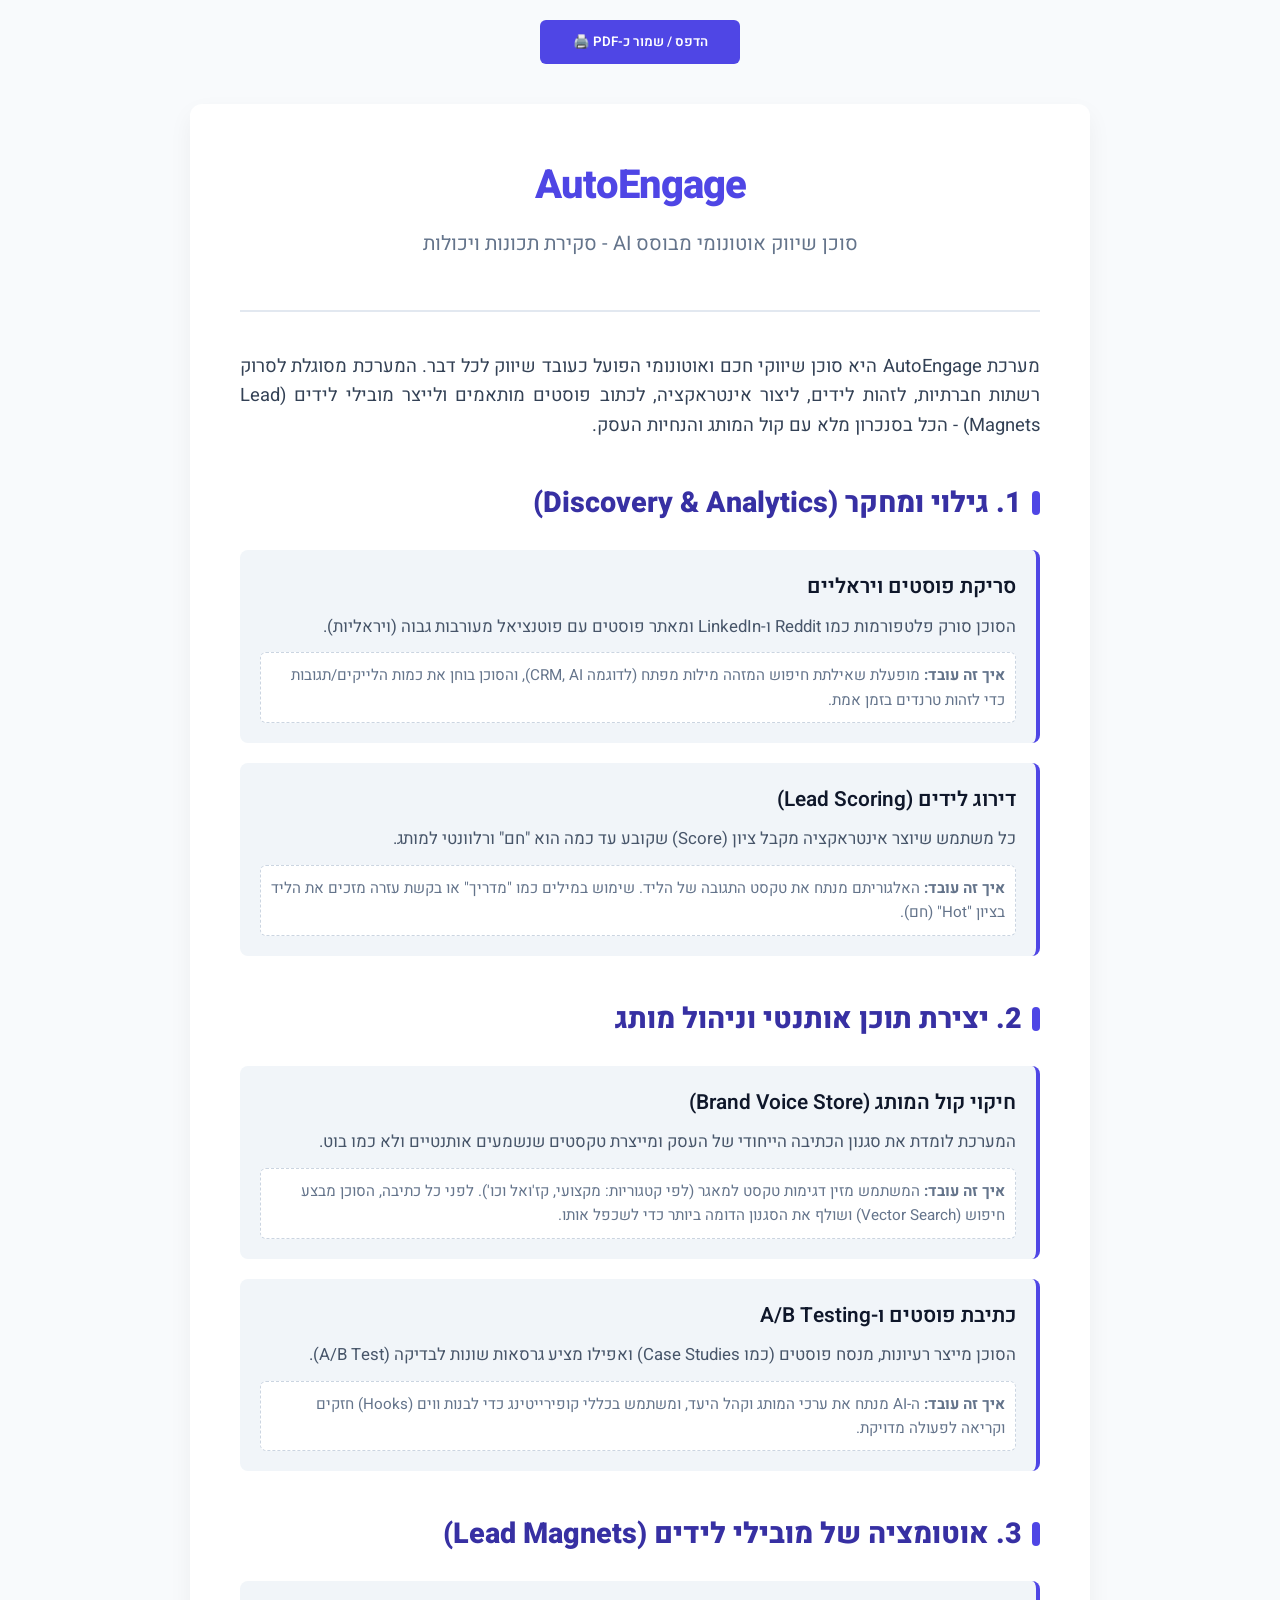
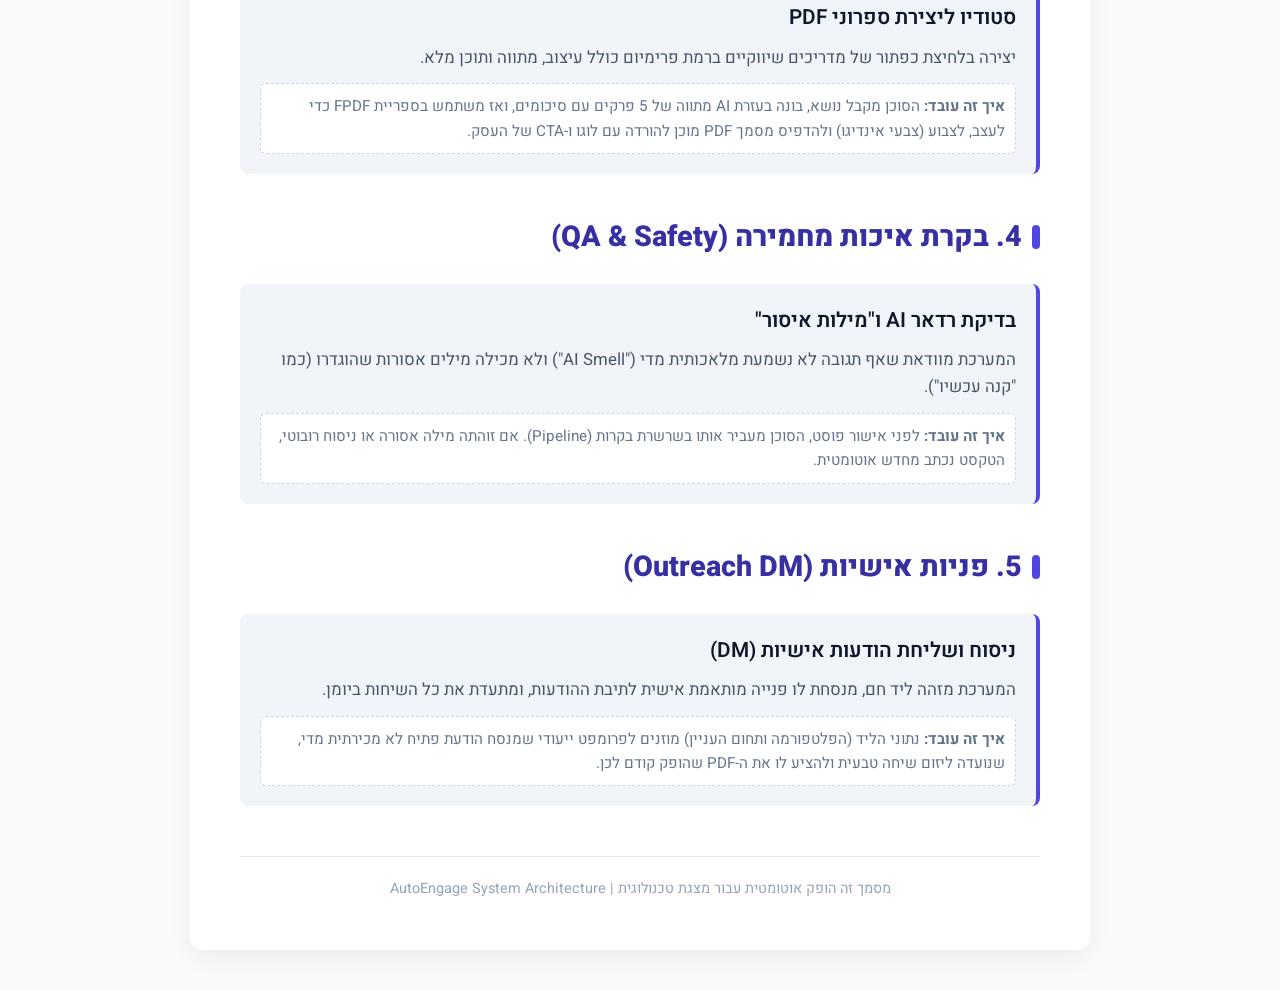
<file: autoengage-main/AutoEngage_Presentation.html>
<!DOCTYPE html>
<html lang="he" dir="rtl">
<head>
    <meta charset="UTF-8">
    <meta name="viewport" content="width=device-width, initial-scale=1.0">
    <title>AutoEngage - מצגת תכונות המערכת</title>
    <style>
        @import url('https://fonts.googleapis.com/css2?family=Heebo:wght@300;400;600;800&display=swap');
        
        :root {
            --primary: #4f46e5;
            --primary-dark: #3730a3;
            --bg: #f8fafc;
            --text-main: #1e293b;
            --text-muted: #64748b;
        }

        body {
            font-family: 'Heebo', sans-serif;
            background-color: var(--bg);
            color: var(--text-main);
            margin: 0;
            padding: 0;
            line-height: 1.6;
        }

        /* Print optimization */
        @media print {
            body { background: white; }
            .page-break { page-break-before: always; }
            .no-print { display: none; }
            .container { box-shadow: none !important; margin: 0 !important; width: 100% !important; }
        }

        .container {
            max-width: 800px;
            margin: 40px auto;
            background: white;
            padding: 50px;
            box-shadow: 0 10px 25px rgba(0,0,0,0.05);
            border-radius: 12px;
        }

        .header {
            text-align: center;
            border-bottom: 2px solid #e2e8f0;
            padding-bottom: 30px;
            margin-bottom: 40px;
        }

        .logo {
            font-size: 2.5rem;
            font-weight: 800;
            color: var(--primary);
            letter-spacing: -1px;
            margin: 0;
        }

        .subtitle {
            font-size: 1.25rem;
            color: var(--text-muted);
            margin-top: 10px;
        }

        .section-title {
            color: var(--primary-dark);
            font-size: 1.8rem;
            font-weight: 800;
            margin-top: 40px;
            display: flex;
            align-items: center;
            gap: 10px;
        }

        .section-title::before {
            content: '';
            display: inline-block;
            width: 8px;
            height: 24px;
            background: var(--primary);
            border-radius: 4px;
        }

        .feature-card {
            background: #f1f5f9;
            border-radius: 8px;
            padding: 20px;
            margin-bottom: 20px;
            border-right: 4px solid var(--primary);
        }

        .feature-title {
            font-size: 1.3rem;
            font-weight: 600;
            color: #0f172a;
            margin-top: 0;
            margin-bottom: 10px;
        }

        .feature-desc {
            color: #475569;
            margin: 0;
            font-size: 1.05rem;
        }

        .how-it-works {
            margin-top: 12px;
            font-size: 0.95rem;
            color: #64748b;
            background: #ffffff;
            padding: 10px;
            border-radius: 6px;
            border: 1px dashed #cbd5e1;
        }

        .btn-print {
            display: block;
            width: 200px;
            margin: 20px auto;
            padding: 12px 20px;
            background: var(--primary);
            color: white;
            text-align: center;
            border-radius: 6px;
            font-weight: 600;
            text-decoration: none;
            cursor: pointer;
            border: none;
            font-family: inherit;
        }

        .btn-print:hover {
            background: var(--primary-dark);
        }
    </style>
</head>
<body>

    <button onclick="window.print()" class="btn-print no-print">הדפס / שמור כ-PDF 🖨️</button>

    <div class="container">
        <div class="header">
            <h1 class="logo">AutoEngage</h1>
            <p class="subtitle">סוכן שיווק אוטונומי מבוסס AI - סקירת תכונות ויכולות</p>
        </div>

        <p style="font-size: 1.15rem; text-align: justify; color: #334155;">
            מערכת AutoEngage היא סוכן שיווקי חכם ואוטונומי הפועל כעובד שיווק לכל דבר. המערכת מסוגלת לסרוק רשתות חברתיות, לזהות לידים, ליצור אינטראקציה, לכתוב פוסטים מותאמים ולייצר מובילי לידים (Lead Magnets) - הכל בסנכרון מלא עם קול המותג והנחיות העסק.
        </p>

        <!-- Section 1 -->
        <h2 class="section-title">1. גילוי ומחקר (Discovery & Analytics)</h2>
        
        <div class="feature-card">
            <h3 class="feature-title">סריקת פוסטים ויראליים</h3>
            <p class="feature-desc">הסוכן סורק פלטפורמות כמו Reddit ו-LinkedIn ומאתר פוסטים עם פוטנציאל מעורבות גבוה (ויראליות).</p>
            <div class="how-it-works"><strong>איך זה עובד:</strong> מופעלת שאילתת חיפוש המזהה מילות מפתח (לדוגמה CRM, AI), והסוכן בוחן את כמות הלייקים/תגובות כדי לזהות טרנדים בזמן אמת.</div>
        </div>

        <div class="feature-card">
            <h3 class="feature-title">דירוג לידים (Lead Scoring)</h3>
            <p class="feature-desc">כל משתמש שיוצר אינטראקציה מקבל ציון (Score) שקובע עד כמה הוא "חם" ורלוונטי למותג.</p>
            <div class="how-it-works"><strong>איך זה עובד:</strong> האלגוריתם מנתח את טקסט התגובה של הליד. שימוש במילים כמו "מדריך" או בקשת עזרה מזכים את הליד בציון "Hot" (חם).</div>
        </div>

        <!-- Section 2 -->
        <h2 class="section-title">2. יצירת תוכן אותנטי וניהול מותג</h2>

        <div class="feature-card">
            <h3 class="feature-title">חיקוי קול המותג (Brand Voice Store)</h3>
            <p class="feature-desc">המערכת לומדת את סגנון הכתיבה הייחודי של העסק ומייצרת טקסטים שנשמעים אותנטיים ולא כמו בוט.</p>
            <div class="how-it-works"><strong>איך זה עובד:</strong> המשתמש מזין דגימות טקסט למאגר (לפי קטגוריות: מקצועי, קז'ואל וכו'). לפני כל כתיבה, הסוכן מבצע חיפוש (Vector Search) ושולף את הסגנון הדומה ביותר כדי לשכפל אותו.</div>
        </div>

        <div class="feature-card">
            <h3 class="feature-title">כתיבת פוסטים ו-A/B Testing</h3>
            <p class="feature-desc">הסוכן מייצר רעיונות, מנסח פוסטים (כמו Case Studies) ואפילו מציע גרסאות שונות לבדיקה (A/B Test).</p>
            <div class="how-it-works"><strong>איך זה עובד:</strong> ה-AI מנתח את ערכי המותג וקהל היעד, ומשתמש בכללי קופירייטינג כדי לבנות ווים (Hooks) חזקים וקריאה לפעולה מדויקת.</div>
        </div>

        <div class="page-break"></div>

        <!-- Section 3 -->
        <h2 class="section-title">3. אוטומציה של מובילי לידים (Lead Magnets)</h2>

        <div class="feature-card">
            <h3 class="feature-title">סטודיו ליצירת ספרוני PDF</h3>
            <p class="feature-desc">יצירה בלחיצת כפתור של מדריכים שיווקיים ברמת פרימיום כולל עיצוב, מתווה ותוכן מלא.</p>
            <div class="how-it-works"><strong>איך זה עובד:</strong> הסוכן מקבל נושא, בונה בעזרת AI מתווה של 5 פרקים עם סיכומים, ואז משתמש בספריית FPDF כדי לעצב, לצבוע (צבעי אינדיגו) ולהדפיס מסמך PDF מוכן להורדה עם לוגו ו-CTA של העסק.</div>
        </div>

        <!-- Section 4 -->
        <h2 class="section-title">4. בקרת איכות מחמירה (QA & Safety)</h2>

        <div class="feature-card">
            <h3 class="feature-title">בדיקת רדאר AI ו"מילות איסור"</h3>
            <p class="feature-desc">המערכת מוודאת שאף תגובה לא נשמעת מלאכותית מדי ("AI Smell") ולא מכילה מילים אסורות שהוגדרו (כמו "קנה עכשיו").</p>
            <div class="how-it-works"><strong>איך זה עובד:</strong> לפני אישור פוסט, הסוכן מעביר אותו בשרשרת בקרות (Pipeline). אם זוהתה מילה אסורה או ניסוח רובוטי, הטקסט נכתב מחדש אוטומטית.</div>
        </div>

        <!-- Section 5 -->
        <h2 class="section-title">5. פניות אישיות (Outreach DM)</h2>

        <div class="feature-card">
            <h3 class="feature-title">ניסוח ושליחת הודעות אישיות (DM)</h3>
            <p class="feature-desc">המערכת מזהה ליד חם, מנסחת לו פנייה מותאמת אישית לתיבת ההודעות, ומתעדת את כל השיחות ביומן.</p>
            <div class="how-it-works"><strong>איך זה עובד:</strong> נתוני הליד (הפלטפורמה ותחום העניין) מוזנים לפרומפט ייעודי שמנסח הודעת פתיח לא מכירתית מדי, שנועדה ליזום שיחה טבעית ולהציע לו את ה-PDF שהופק קודם לכן.</div>
        </div>
        
        <div style="text-align: center; margin-top: 50px; padding-top: 20px; border-top: 1px solid #e2e8f0; color: #94a3b8; font-size: 0.9rem;">
            מסמך זה הופק אוטומטית עבור מצגת טכנולוגית | AutoEngage System Architecture
        </div>
    </div>
</body>
</html>
</file>
